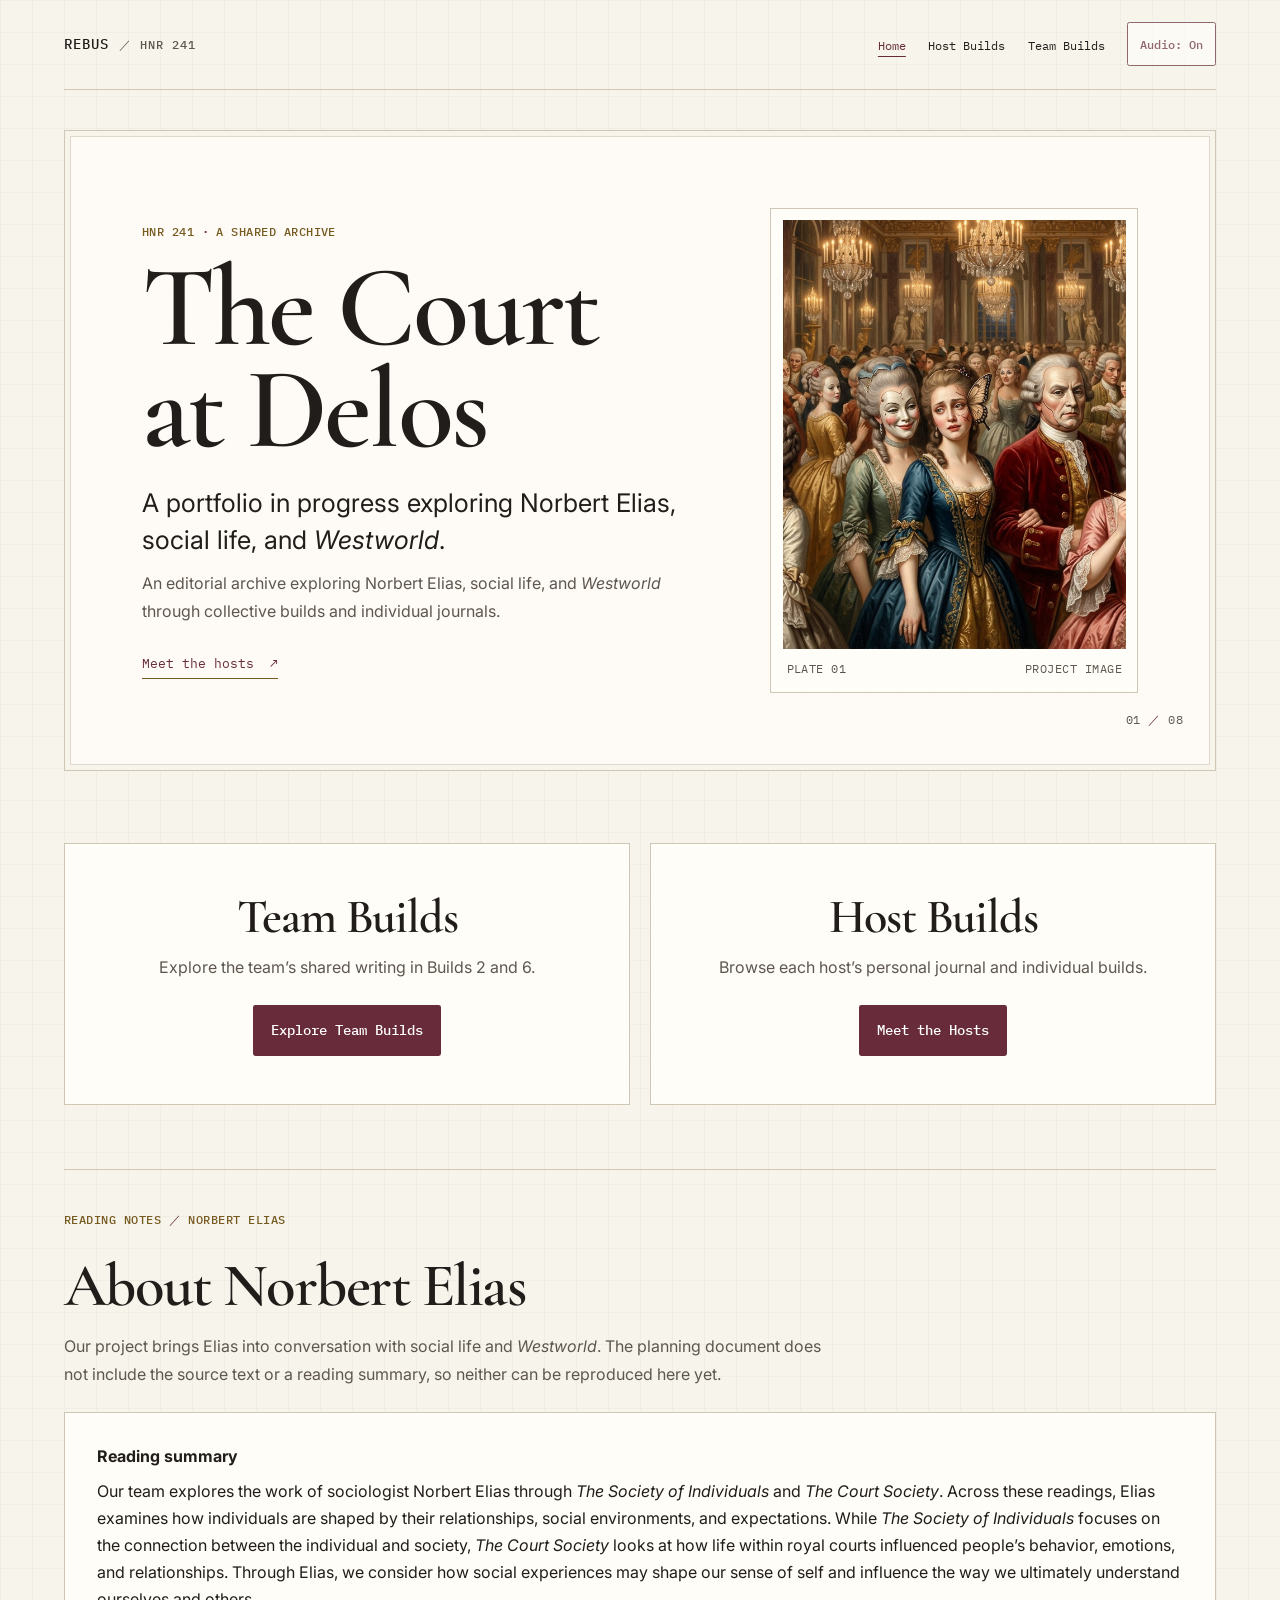
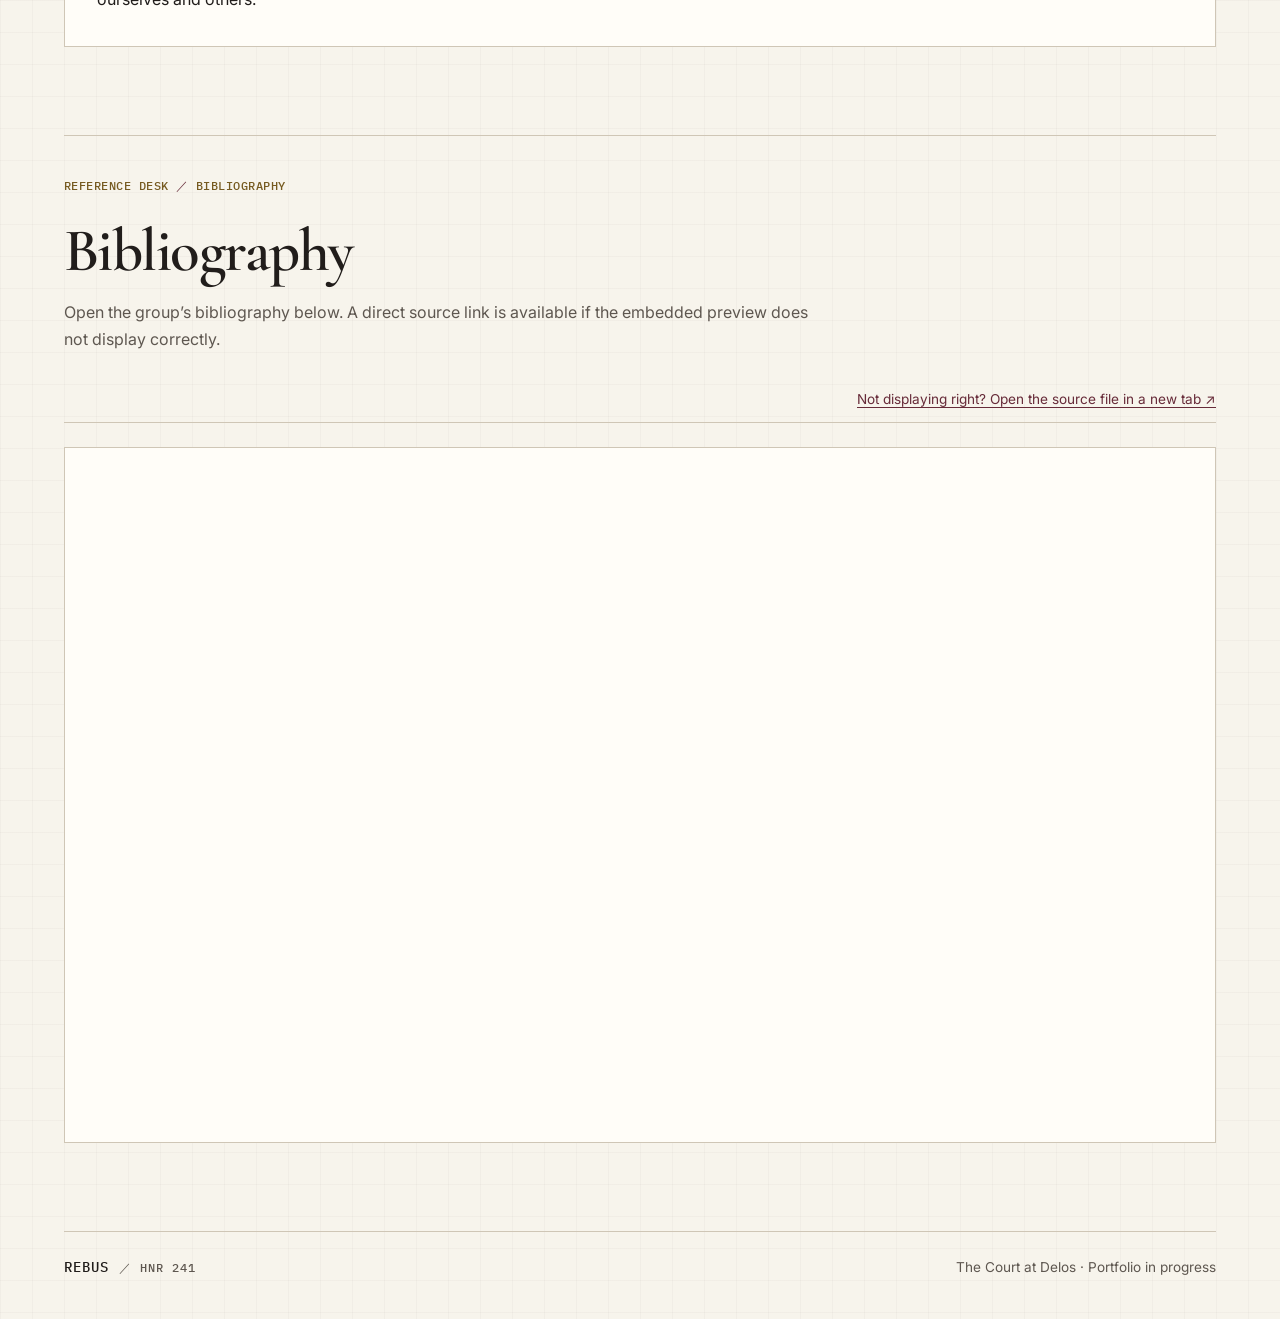
<file: index.html>
<!DOCTYPE html>
<html lang="en">
<head>
  <meta charset="utf-8">
  <meta name="viewport" content="width=device-width, initial-scale=1">
  <meta name="theme-color" content="#f7f4ec">
  <title>The Court at Delos — Rebus</title>
  <link rel="preconnect" href="https://fonts.googleapis.com">
  <link rel="preconnect" href="https://fonts.gstatic.com" crossorigin>
  <link href="https://fonts.googleapis.com/css2?family=Cormorant+Garamond:wght@500;600;700&family=IBM+Plex+Mono:wght@400;500&family=Inter:wght@400;500;600;700&display=swap" rel="stylesheet">
  <link rel="stylesheet" href="styles.css">
</head>
<body class="home-page">
  <a class="skip-link" href="#main">Skip to main content</a>

  <header class="site-header">
    <a class="wordmark" href="index.html" aria-label="Rebus, team homepage">REBUS <span>／ HNR 241</span></a>
    <nav aria-label="Main navigation">
      <ul>
        <li><a href="index.html" aria-current="page">Home</a></li>
        <li><a href="people.html">Host Builds</a></li>
        <li><a href="2026-fall-rebus/team-builds/">Team Builds</a></li>
        <li class="audio-control"><button class="audio-toggle" type="button" aria-pressed="false" disabled>Audio: Off</button></li>
      </ul>
    </nav>
  </header>

  <main id="main">
    <section class="hero frame" aria-labelledby="page-title">
      <div class="hero-copy">
        <p class="eyebrow">HNR 241 <span aria-hidden="true">·</span> A shared archive</p>
        <h1 id="page-title">The Court<br>at Delos</h1>
        <p class="hero-intro">A portfolio in progress exploring Norbert Elias, social life, and <em>Westworld</em>.</p>
        <p class="hero-note">An editorial archive exploring Norbert Elias, social life, and <em>Westworld</em> through collective builds and individual journals.</p>
        <a class="text-link" href="people.html">Meet the hosts <span aria-hidden="true">↗</span></a>
      </div>
      <figure class="hero-image">
        <img src="images/Firefly_Gemini_Flash__1_.png" alt="AI-generated image supplied for the Rebus project">
        <figcaption>PLATE 01 <span>PROJECT IMAGE</span></figcaption>
      </figure>
      <p class="hero-index" aria-hidden="true">01 <span>／</span> 08</p>
    </section>

    <section class="home-callouts" aria-label="Explore the portfolio">
      <article class="home-callout">
        <h2>Team Builds</h2>
        <p>Explore the team’s shared writing in Builds 2 and 6.</p>
        <a class="callout-button" href="2026-fall-rebus/team-builds/">Explore Team Builds</a>
      </article>
      <article class="home-callout">
        <h2>Host Builds</h2>
        <p>Browse each host’s personal journal and individual builds.</p>
        <a class="callout-button" href="people.html">Meet the Hosts</a>
      </article>
    </section>

    <section class="content-section" id="elias" aria-labelledby="elias-title">
      <div class="section-heading">
        <p class="eyebrow">Reading notes <span>／</span> Norbert Elias</p>
        <h2 id="elias-title">About Norbert Elias</h2>
      </div>
      <p class="section-intro">Our project brings Elias into conversation with social life and <em>Westworld</em>. The planning document does not include the source text or a reading summary, so neither can be reproduced here yet.</p>
      <div class="writing-display">
        <h3>Reading summary</h3>
        <p>Our team explores the work of sociologist Norbert Elias through <em>The Society of Individuals</em> and <em>The Court Society</em>. Across these readings, Elias examines how individuals are shaped by their relationships, social environments, and expectations. While <em>The Society of Individuals</em> focuses on the connection between the individual and society, <em>The Court Society</em> looks at how life within royal courts influenced people’s behavior, emotions, and relationships. Through Elias, we consider how social experiences may shape our sense of self and influence the way we ultimately understand ourselves and others.</p>
      </div>
    </section>

    <section class="content-section" id="bibliography" aria-labelledby="bibliography-title">
      <div class="section-heading">
        <p class="eyebrow">Reference Desk <span>／</span> Bibliography</p>
        <h2 id="bibliography-title">Bibliography</h2>
      </div>
      <p class="section-intro">Open the group’s bibliography below. A direct source link is available if the embedded preview does not display correctly.</p>
      <p class="source-fallback"><a href="https://docs.google.com/document/d/1vK5cpwHgk_A8xgkpwVxIyUcEvM1royPRc8N2f60D2aU/edit?usp=sharing" target="_blank" rel="noopener noreferrer">Not displaying right? Open the source file in a new tab ↗</a></p>
      <div class="writing-display"><iframe class="document-preview" src="https://docs.google.com/document/d/1vK5cpwHgk_A8xgkpwVxIyUcEvM1royPRc8N2f60D2aU/preview" title="Rebus group bibliography document preview" loading="lazy" referrerpolicy="no-referrer"></iframe></div>
    </section>
  </main>

  <footer class="site-footer">
    <a class="wordmark" href="index.html">REBUS <span>／ HNR 241</span></a>
    <p>The Court at Delos <span aria-hidden="true">·</span> Portfolio in progress</p>
  </footer>
  <script src="audio.js"></script>
</body>
</html>
</file>
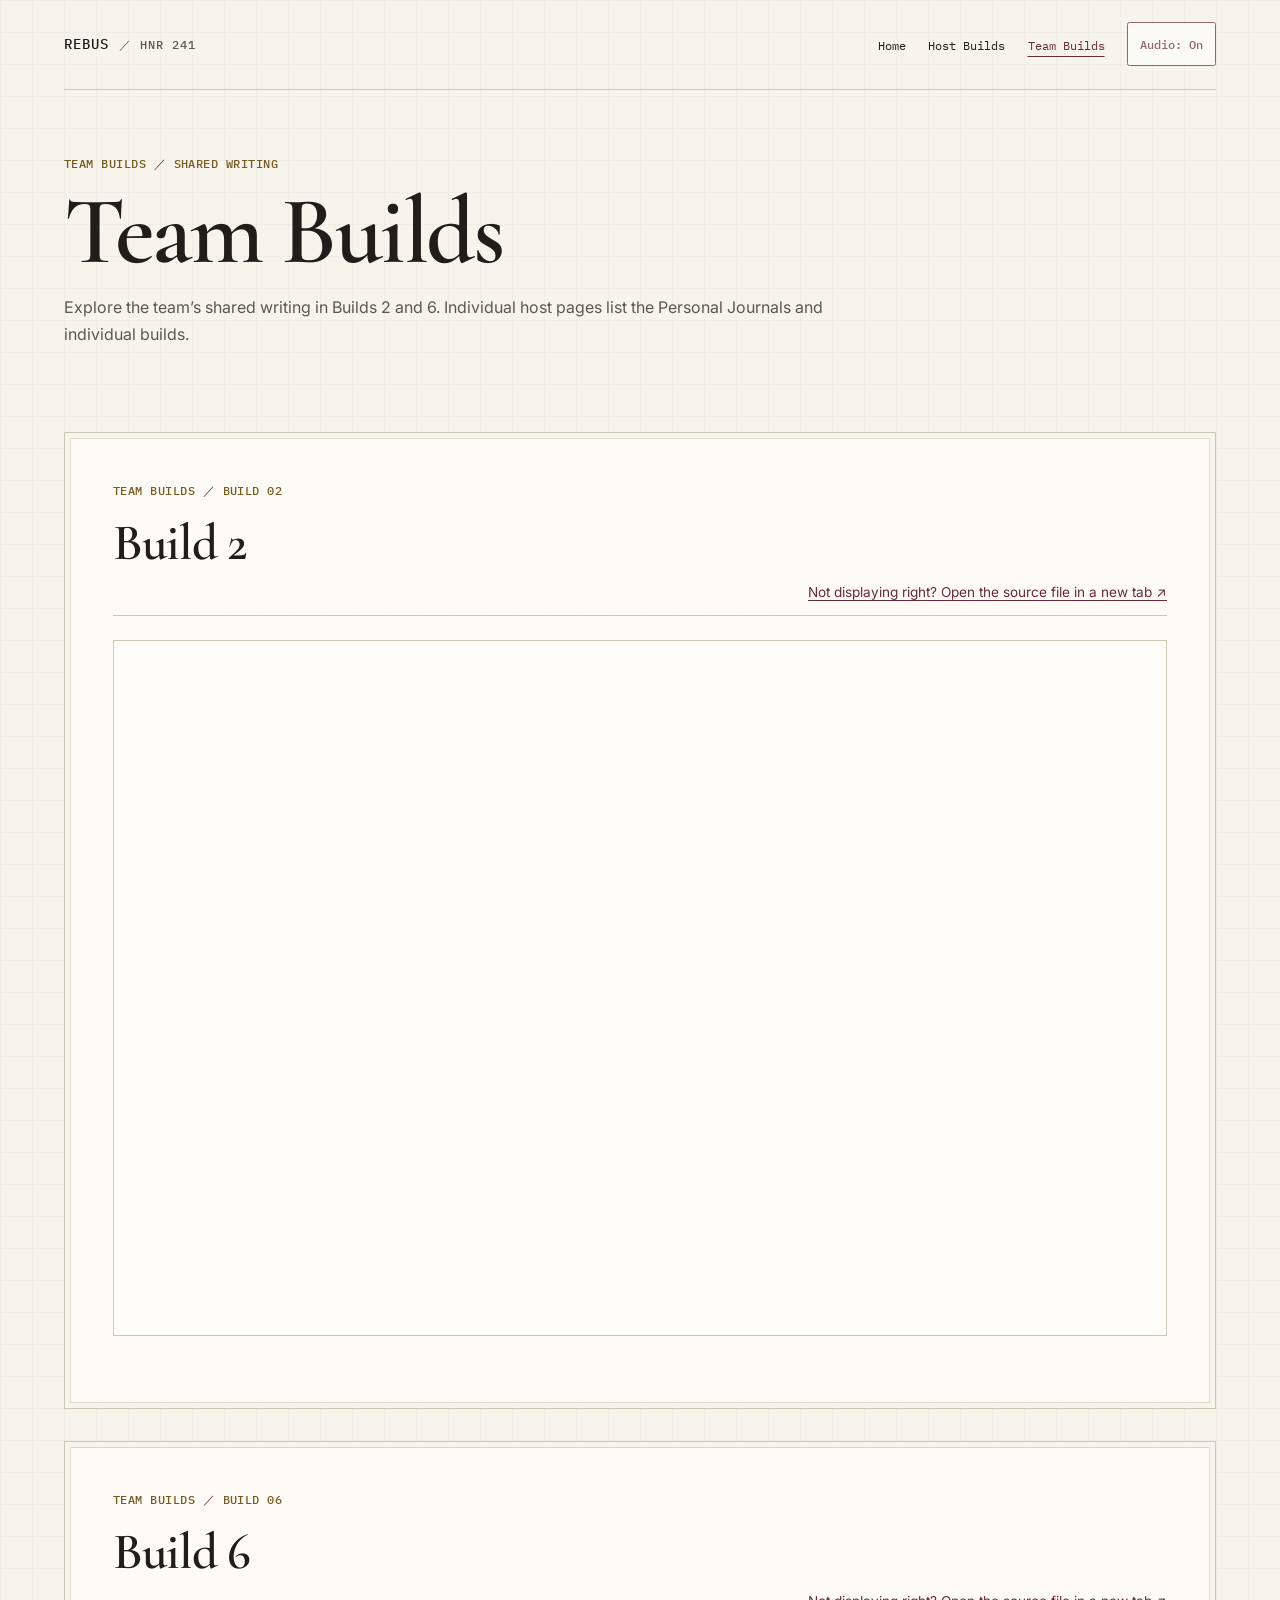
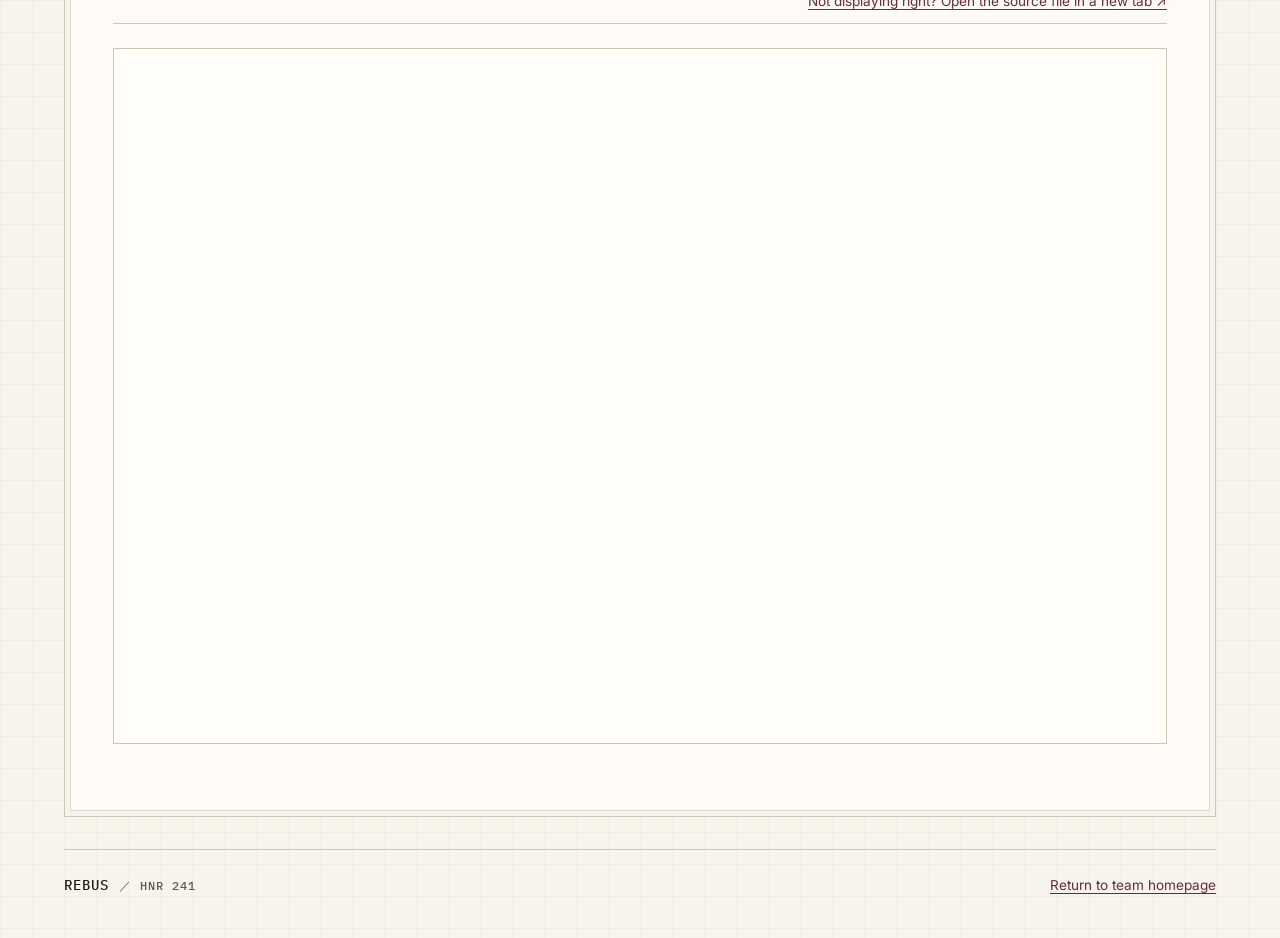
<file: 2026-fall-rebus/team-builds/index.html>
<!DOCTYPE html>
<html lang="en">
<head>
  <meta charset="utf-8">
  <meta name="viewport" content="width=device-width, initial-scale=1">
  <meta name="theme-color" content="#f7f4ec">
  <title>Team Builds — The Court at Delos</title>
  <link rel="preconnect" href="https://fonts.googleapis.com">
  <link rel="preconnect" href="https://fonts.gstatic.com" crossorigin>
  <link href="https://fonts.googleapis.com/css2?family=Cormorant+Garamond:wght@500;600;700&family=IBM+Plex+Mono:wght@400;500&family=Inter:wght@400;500;600;700&display=swap" rel="stylesheet">
  <link rel="stylesheet" href="../../styles.css">
</head>
<body class="team-builds-page">
  <a class="skip-link" href="#main">Skip to main content</a>
  <header class="site-header">
    <a class="wordmark" href="../../index.html" aria-label="Rebus, team homepage">REBUS <span>／ HNR 241</span></a>
    <nav aria-label="Main navigation"><ul>
      <li><a href="../../index.html">Home</a></li>
      <li><a href="../../people.html">Host Builds</a></li>
      <li><a href="./" aria-current="page">Team Builds</a></li>
      <li class="audio-control"><button class="audio-toggle" type="button" aria-pressed="false" disabled>Audio: Off</button></li>
    </ul></nav>
  </header>
  <main id="main">
    <section class="page-intro" aria-labelledby="page-title">
      <p class="eyebrow">Team Builds <span>／</span> Shared Writing</p>
      <h1 id="page-title">Team Builds</h1>
      <p class="section-intro">Explore the team’s shared writing in Builds 2 and 6. Individual host pages list the Personal Journals and individual builds.</p>
    </section>
    <section class="team-build-section frame" id="build-2" aria-labelledby="build-2-title">
      <p class="eyebrow">Team Builds <span>／</span> Build 02</p>
      <h2 id="build-2-title">Build 2</h2>
      <p class="source-fallback"><a href="https://docs.google.com/document/d/1t-P6PCkeosc1PW8I2I4gymhkDRlR8BA_VKoCBQngGgc/edit?usp=sharing" target="_blank" rel="noopener noreferrer">Not displaying right? Open the source file in a new tab ↗</a></p>
      <div class="writing-display"><iframe class="document-preview" src="https://docs.google.com/document/d/1t-P6PCkeosc1PW8I2I4gymhkDRlR8BA_VKoCBQngGgc/preview" title="Team Build 2 document preview" loading="lazy" referrerpolicy="no-referrer"></iframe></div>
    </section>
    <section class="team-build-section frame" id="build-6" aria-labelledby="build-6-title">
      <p class="eyebrow">Team Builds <span>／</span> Build 06</p>
      <h2 id="build-6-title">Build 6</h2>
      <p class="source-fallback"><a href="https://docs.google.com/document/d/1zv6CfFwvizlEiX6fyvKjPFUI2tPYCdxHkklpLu8zmCE/edit?usp=sharing" target="_blank" rel="noopener noreferrer">Not displaying right? Open the source file in a new tab ↗</a></p>
      <div class="writing-display"><iframe class="document-preview" src="https://docs.google.com/document/d/1zv6CfFwvizlEiX6fyvKjPFUI2tPYCdxHkklpLu8zmCE/preview" title="Team Build 6 document preview" loading="lazy" referrerpolicy="no-referrer"></iframe></div>
    </section>
  </main>
  <footer class="site-footer">
    <a class="wordmark" href="../../index.html">REBUS <span>／ HNR 241</span></a>
    <p><a href="../../index.html">Return to team homepage</a></p>
  </footer>
  <script src="../../audio.js"></script>
</body>
</html>
</file>
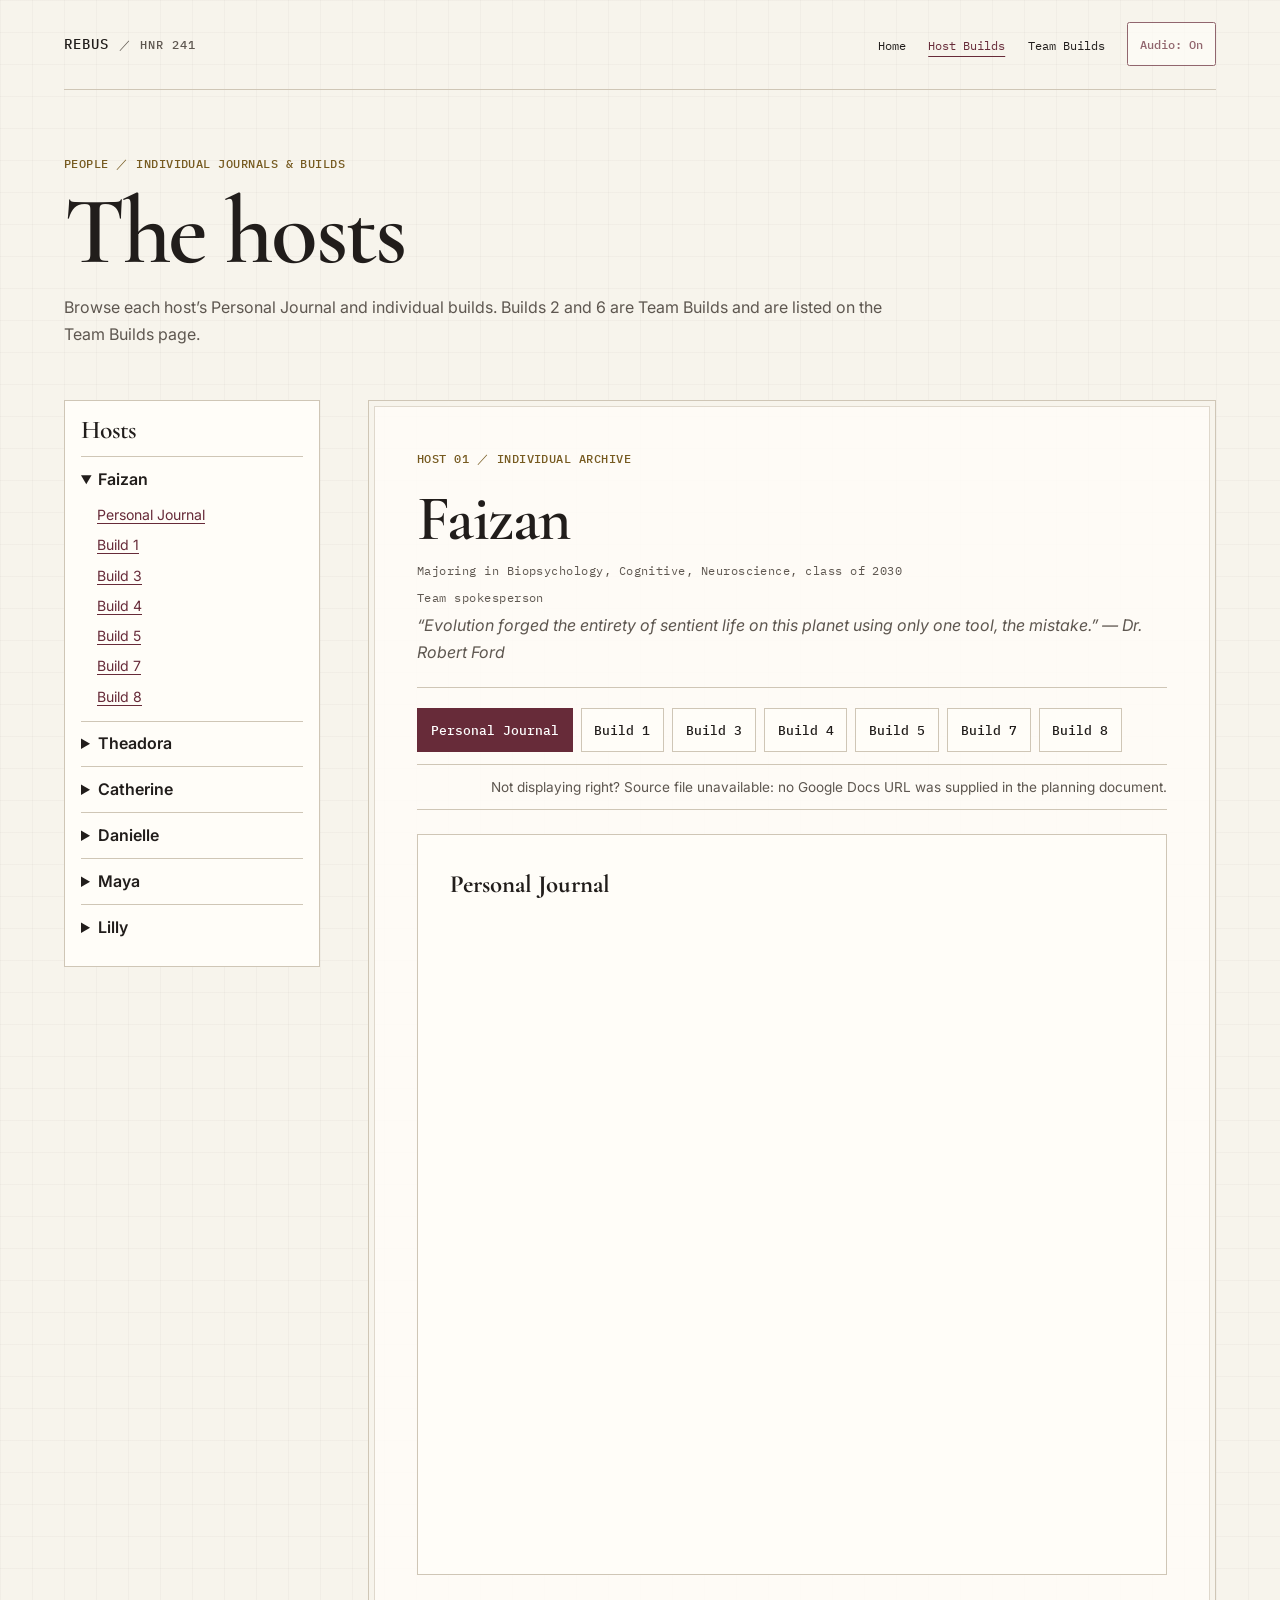
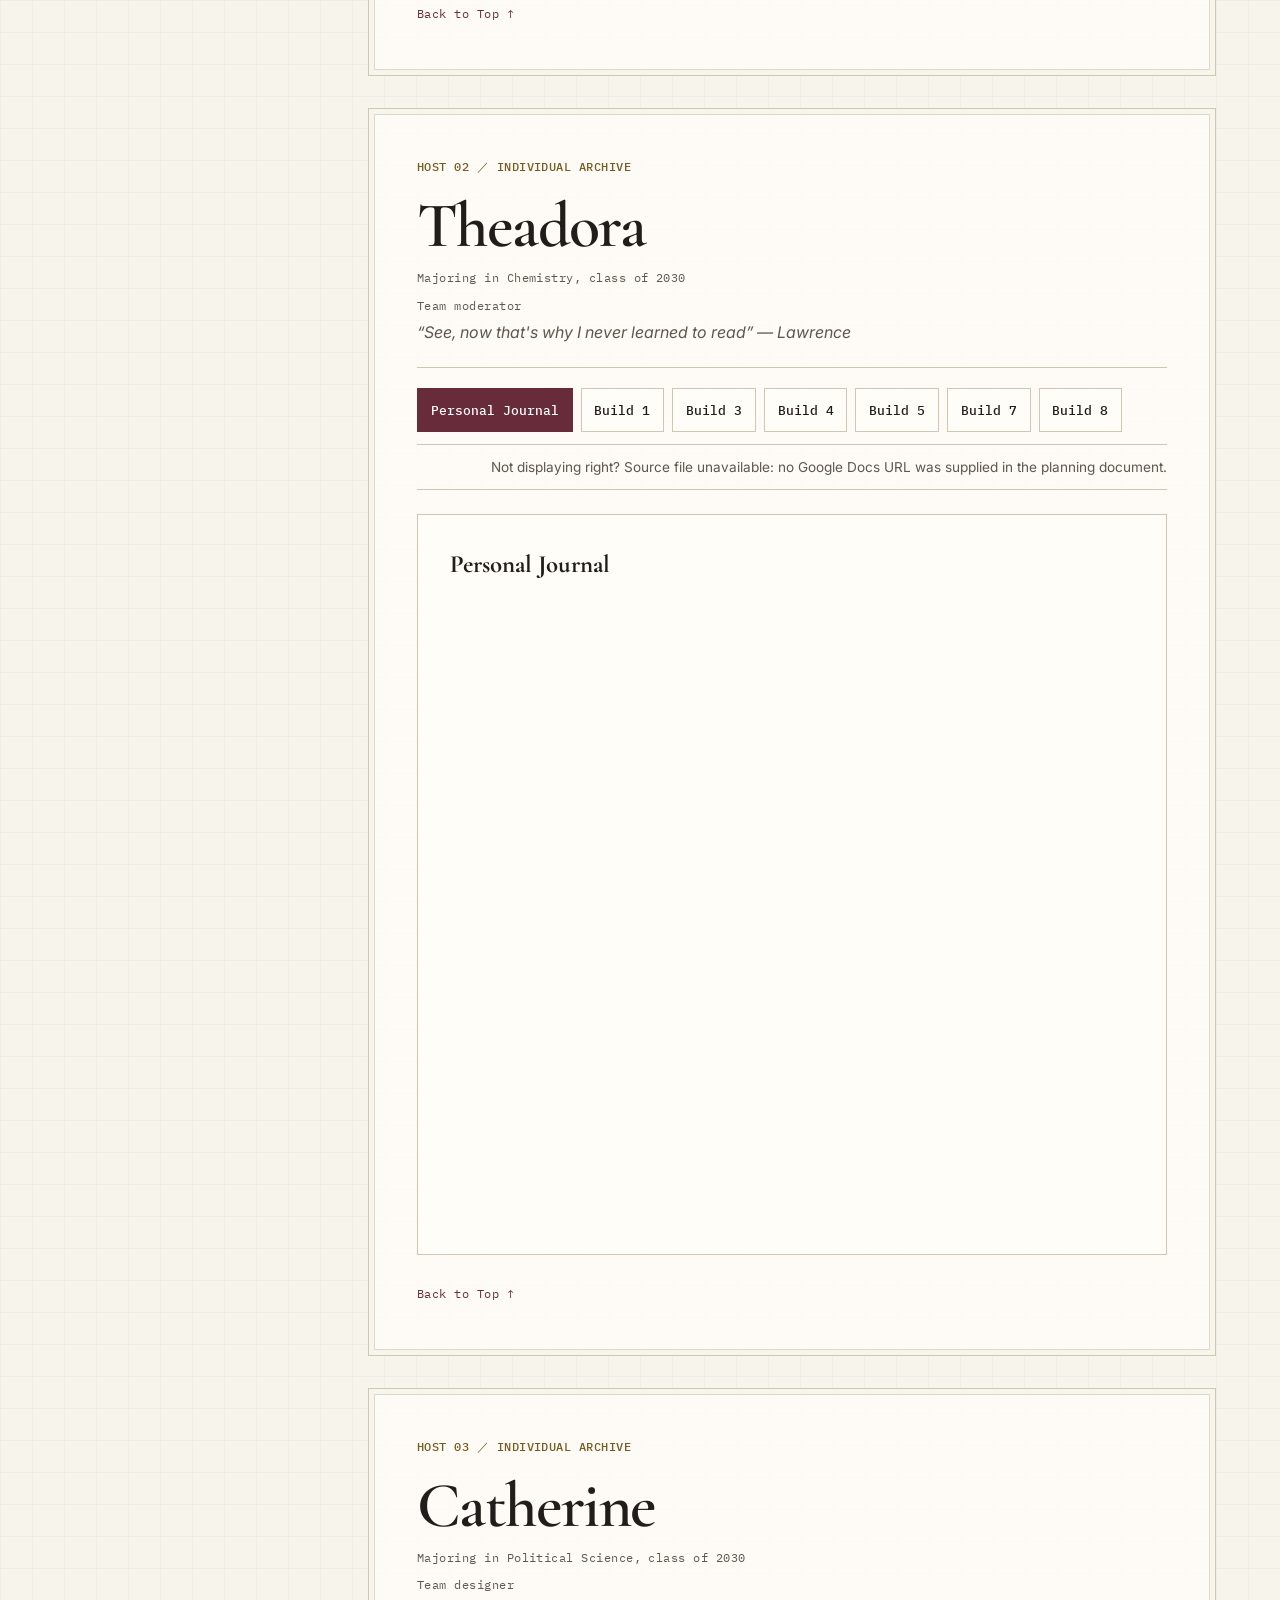
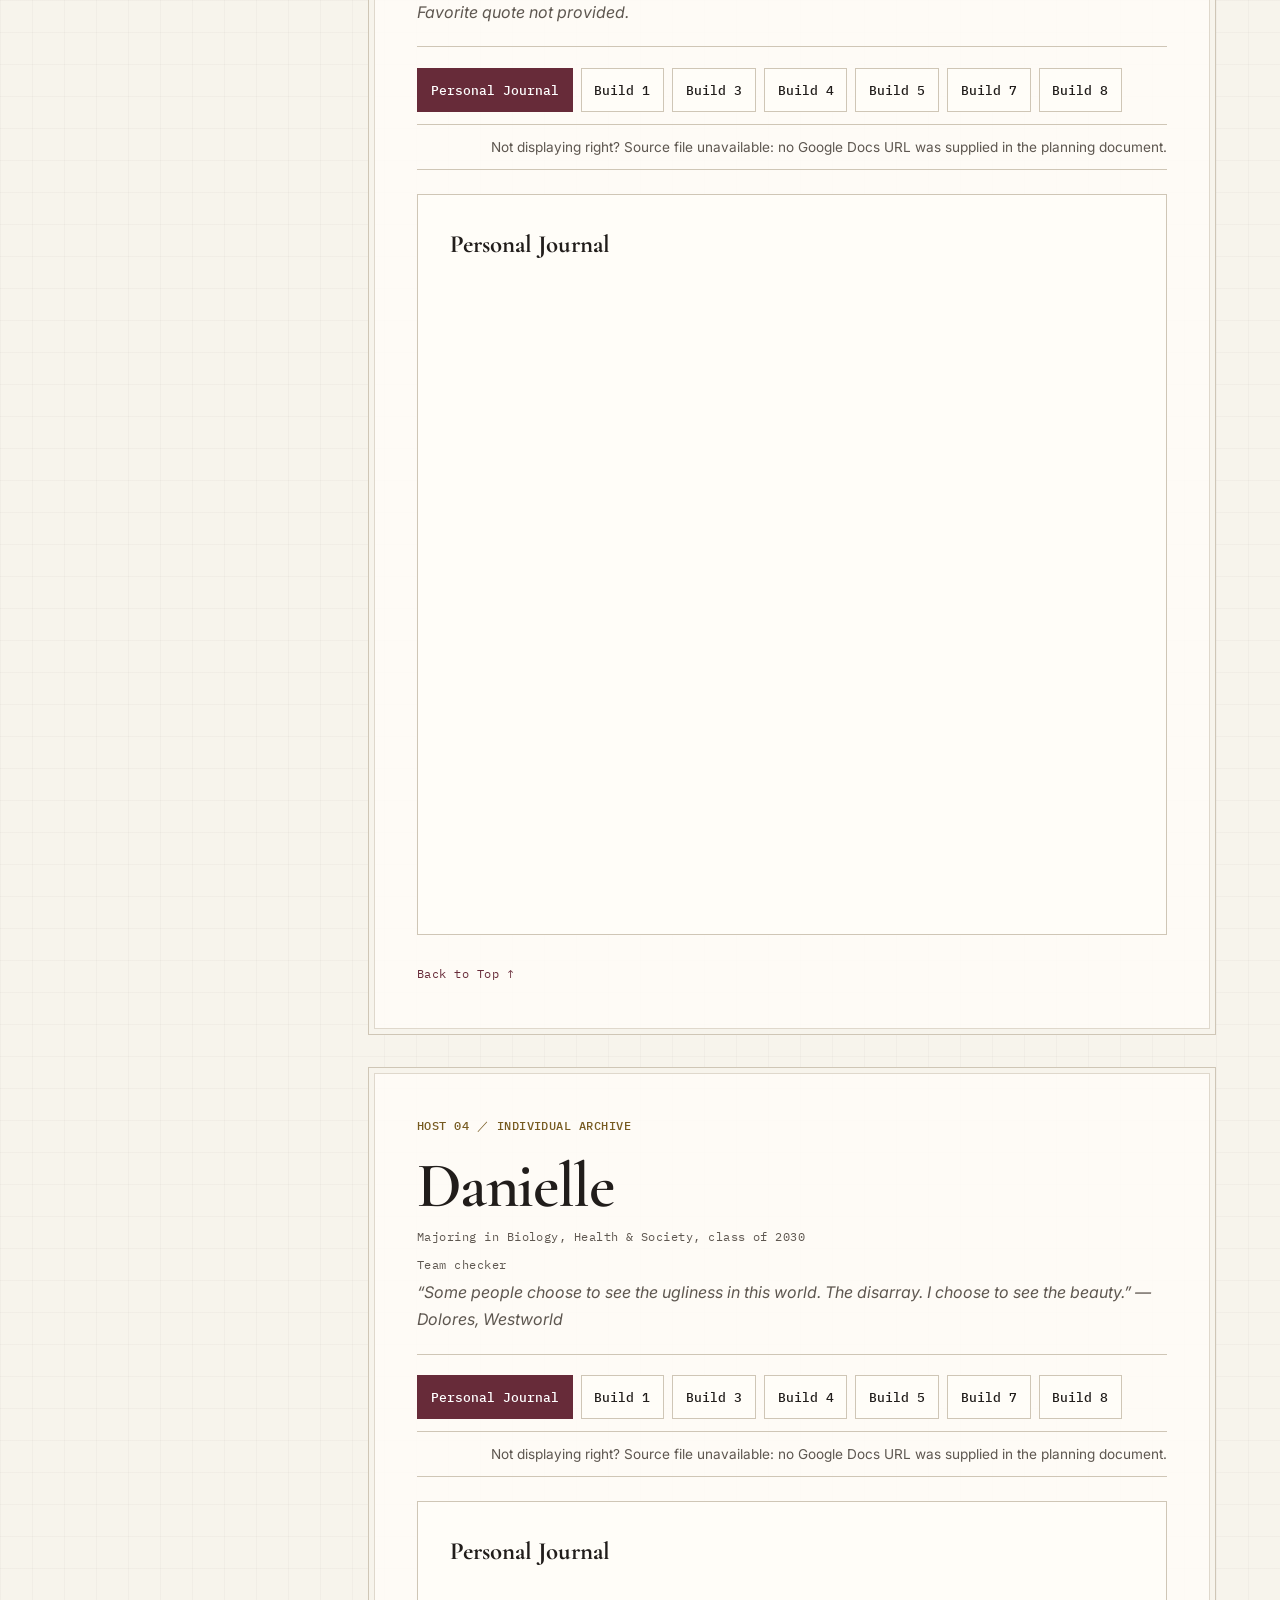
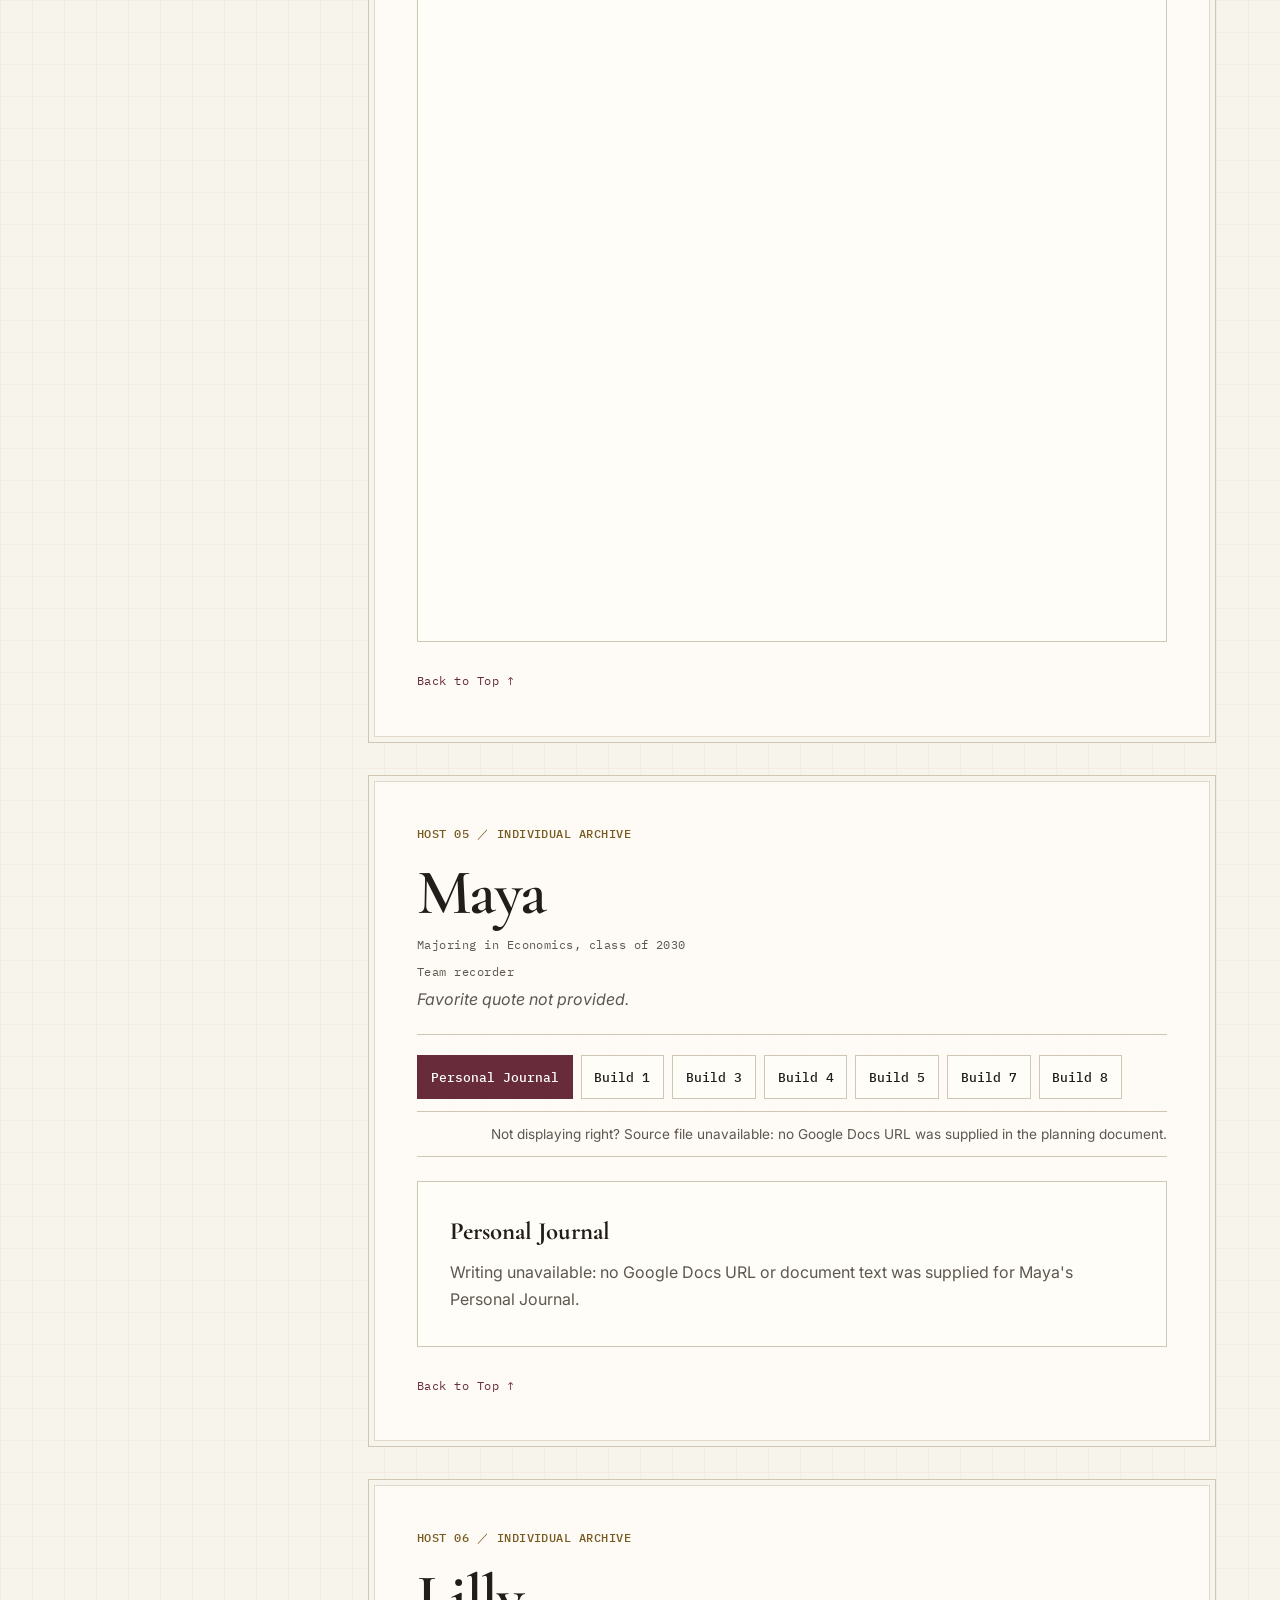
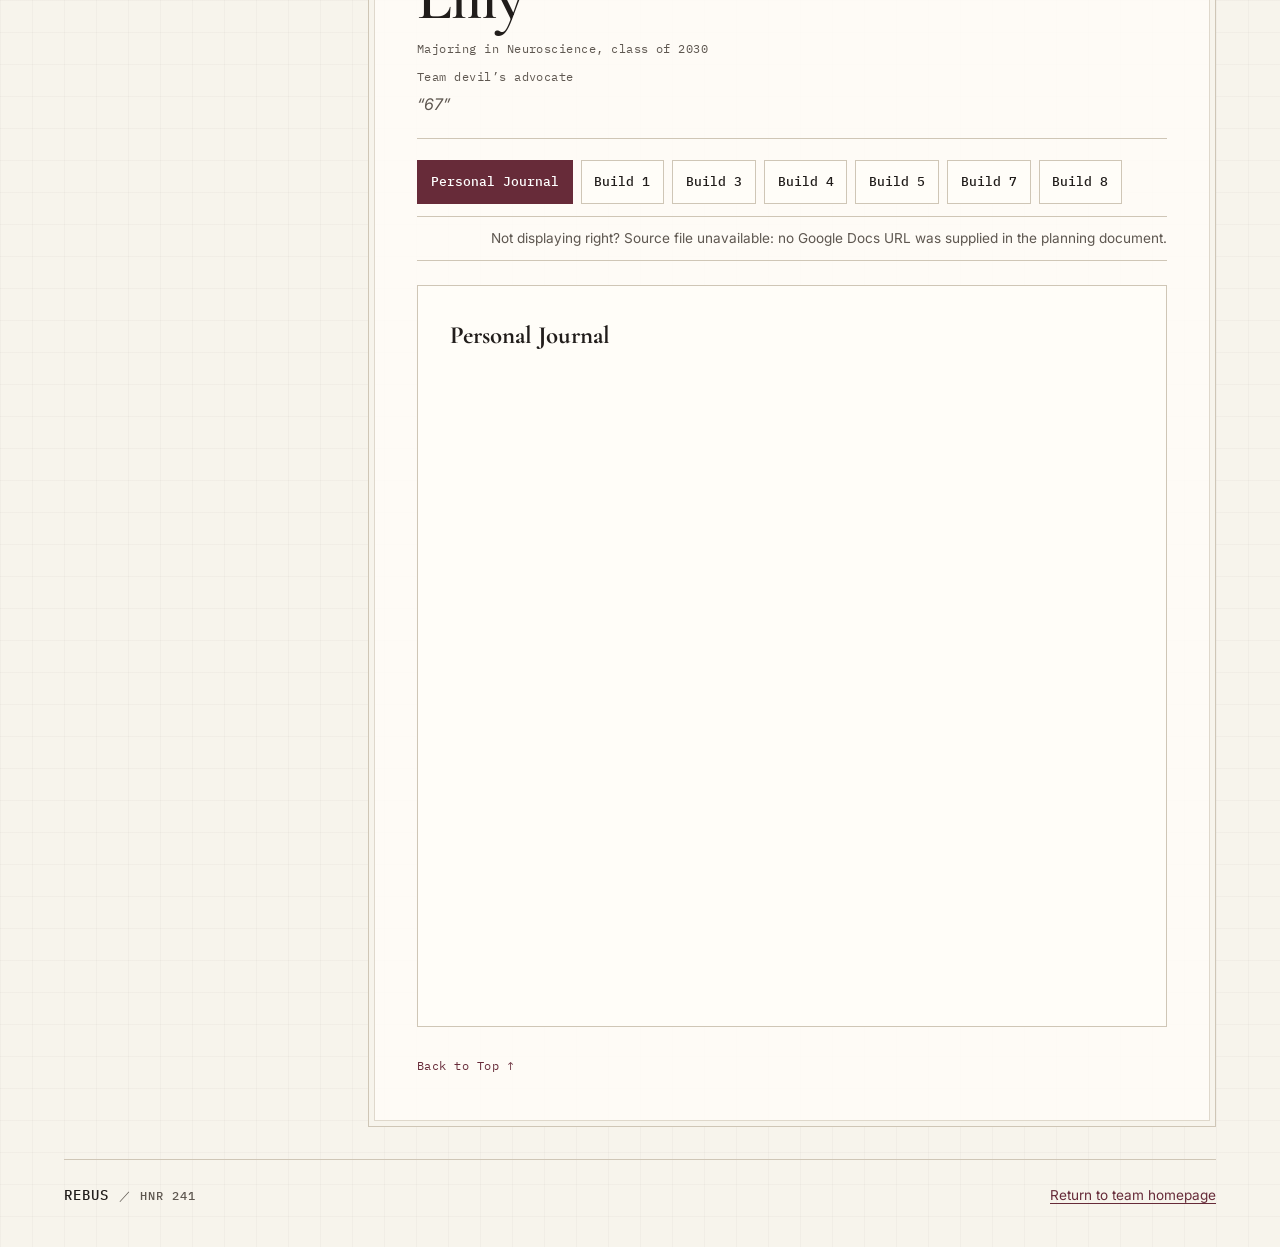
<file: people.html>
<!DOCTYPE html>
<html lang="en">
<head>
  <meta charset="utf-8">
  <meta name="viewport" content="width=device-width, initial-scale=1">
  <meta name="theme-color" content="#f7f4ec">
  <title>The Hosts — The Court at Delos</title>
  <link rel="preconnect" href="https://fonts.googleapis.com">
  <link rel="preconnect" href="https://fonts.gstatic.com" crossorigin>
  <link href="https://fonts.googleapis.com/css2?family=Cormorant+Garamond:wght@500;600;700&family=IBM+Plex+Mono:wght@400;500&family=Inter:wght@400;500;600;700&display=swap" rel="stylesheet">
  <link rel="stylesheet" href="styles.css">
</head>
<body>
  <a class="skip-link" href="#main">Skip to main content</a>

  <header class="site-header">
    <a class="wordmark" href="index.html" aria-label="Rebus, team homepage">REBUS <span>／ HNR 241</span></a>
    <nav aria-label="Main navigation">
      <ul>
        <li><a href="index.html">Home</a></li>
        <li><a href="people.html" aria-current="page">Host Builds</a></li>
        <li><a href="2026-fall-rebus/team-builds/">Team Builds</a></li>
        <li class="audio-control"><button class="audio-toggle" type="button" aria-pressed="false" disabled>Audio: Off</button></li>
      </ul>
    </nav>
  </header>

  <main id="main">
    <div id="people-app">
      <h1 id="page-title">The hosts</h1>
      <p>Host profiles and writing navigation require JavaScript. Please enable JavaScript to browse this archive.</p>
    </div>
  </main>

  <footer class="site-footer">
    <a class="wordmark" href="index.html">REBUS <span>／ HNR 241</span></a>
    <p><a href="index.html">Return to team homepage</a></p>
  </footer>
  <script src="people.js"></script>
  <script src="audio.js"></script>
</body>
</html>
</file>
<file: styles.css>
:root {
  color-scheme: light;
  --paper: #f7f4ec;
  --paper-light: #fffdf8;
  --ink: #211d1b;
  --muted: #5e5750;
  --rule: #cfc6b6;
  --gold: #765a20;
  --wine: #672b39;
  --serif: "Cormorant Garamond", Georgia, serif;
  --sans: Inter, system-ui, -apple-system, "Segoe UI", sans-serif;
  --mono: "IBM Plex Mono", "Courier New", monospace;
  --max-width: 72rem;
}

*,
*::before,
*::after {
  box-sizing: border-box;
}

html {
  scroll-padding-top: 1rem;
}

body {
  min-width: 20rem;
  margin: 0;
  color: var(--ink);
  background-color: var(--paper);
  background-image: linear-gradient(rgb(73 57 32 / 3%) 1px, transparent 1px), linear-gradient(90deg, rgb(73 57 32 / 3%) 1px, transparent 1px);
  background-size: 2rem 2rem;
  font-family: var(--sans);
  font-size: 1rem;
  line-height: 1.7;
}

.site-header,
main,
.site-footer {
  width: min(100% - 2.5rem, var(--max-width));
  margin-inline: auto;
}

.site-header {
  display: flex;
  flex-wrap: wrap;
  align-items: center;
  justify-content: space-between;
  gap: 1rem 2rem;
  padding: 1.4rem 0;
  border-bottom: 1px solid var(--rule);
}

.wordmark {
  color: var(--ink);
  font-family: var(--mono);
  font-size: 0.85rem;
  font-weight: 500;
  letter-spacing: 0.08em;
  text-decoration: none;
}

.wordmark span {
  color: var(--muted);
  font-size: 0.72rem;
}

nav ul {
  display: flex;
  flex-wrap: wrap;
  gap: 0.5rem 1.4rem;
  margin: 0;
  padding: 0;
  list-style: none;
}

.site-header nav a,
.member-index a {
  color: var(--ink);
  font-family: var(--mono);
  font-size: 0.78rem;
  text-decoration: none;
}

.site-header nav ul {
  align-items: center;
}

.audio-toggle {
  min-height: 2.75rem;
  padding: 0.55rem 0.75rem;
  border: 1px solid var(--wine);
  border-radius: 0.15rem;
  color: var(--wine);
  background: var(--paper-light);
  font: 500 0.76rem var(--mono);
  cursor: pointer;
}

.audio-toggle:hover:not(:disabled) {
  color: #fff;
  background: var(--wine);
}

.audio-toggle:focus-visible {
  outline: 3px solid var(--wine);
  outline-offset: 3px;
}

.audio-toggle:disabled {
  opacity: 0.7;
  cursor: not-allowed;
}

.audio-player-container {
  position: fixed;
  top: 0;
  left: -10000px;
  width: 200px;
  height: 200px;
  overflow: hidden;
}

.site-header nav a[aria-current="page"] {
  color: var(--wine);
  text-decoration: underline;
  text-decoration-thickness: 1px;
  text-underline-offset: 0.35rem;
}

a {
  color: var(--wine);
  text-underline-offset: 0.2em;
}

a:hover {
  color: #4e1f2b;
}

a:focus-visible {
  outline: 3px solid var(--wine);
  outline-offset: 4px;
  border-radius: 1px;
}

h1,
h2,
h3 {
  color: var(--ink);
}

h1,
h2 {
  font-family: var(--serif);
  font-weight: 600;
  letter-spacing: -0.025em;
}

h1 {
  margin: 0.2rem 0 1rem;
  font-size: clamp(3.8rem, 9vw, 7.5rem);
  line-height: 0.88;
}

h2 {
  margin: 0;
  font-size: clamp(2.2rem, 5vw, 3.8rem);
  line-height: 1.05;
}

h3 {
  margin: 0 0 0.65rem;
  font-size: 1rem;
  line-height: 1.4;
}

p {
  margin: 0 0 1rem;
}

.skip-link {
  position: absolute;
  z-index: 10;
  top: 0.75rem;
  left: 0.75rem;
  padding: 0.65rem 0.9rem;
  transform: translateY(-200%);
  color: white;
  background: var(--wine);
}

.skip-link:focus {
  transform: translateY(0);
}

.hero {
  position: relative;
  display: grid;
  grid-template-columns: minmax(0, 1.2fr) minmax(16rem, 0.8fr);
  align-items: center;
  gap: clamp(2rem, 6vw, 5rem);
  min-height: 34rem;
  margin: 2.5rem 0 4.5rem;
  padding: clamp(2rem, 6vw, 5rem);
}

.frame {
  border: 1px solid var(--rule);
  background: rgb(255 253 248 / 84%);
  box-shadow: inset 0 0 0 5px var(--paper), inset 0 0 0 6px rgb(207 198 182 / 65%);
}

.eyebrow,
.hero-image figcaption,
.hero-index,
.build-number,
.status,
.member-meta,
.back-link {
  font-family: var(--mono);
  font-size: 0.73rem;
  letter-spacing: 0.04em;
}

.eyebrow {
  margin: 0 0 1rem;
  color: var(--gold);
  font-weight: 500;
  text-transform: uppercase;
}

.eyebrow span {
  color: var(--wine);
}

.hero-intro {
  max-width: 35rem;
  margin: 1.5rem 0 0.75rem;
  font-size: clamp(1.2rem, 2.2vw, 1.6rem);
  line-height: 1.45;
}

.hero-note {
  max-width: 34rem;
  margin-bottom: 1.5rem;
  color: var(--muted);
}

.text-link {
  display: inline-block;
  padding-bottom: 0.2rem;
  border-bottom: 1px solid var(--gold);
  color: var(--wine);
  font-family: var(--mono);
  font-size: 0.82rem;
  text-decoration: none;
}

.text-link span {
  margin-left: 0.5rem;
}

.hero-image {
  position: relative;
  margin: 0;
  padding: 0.7rem;
  border: 1px solid var(--rule);
  background: var(--paper-light);
}

.hero-image img {
  display: block;
  width: 100%;
  aspect-ratio: 4 / 5;
  object-fit: cover;
}

.hero-image figcaption {
  display: flex;
  justify-content: space-between;
  gap: 1rem;
  padding: 0.65rem 0.25rem 0.1rem;
  color: var(--muted);
}

.hero-index {
  position: absolute;
  right: 2rem;
  bottom: 1.5rem;
  color: var(--muted);
}

.hero-index span {
  color: var(--wine);
}

.content-section {
  padding: 2.5rem 0 4rem;
  border-top: 1px solid var(--rule);
  scroll-margin-top: 1rem;
}

.home-callouts {
  display: grid;
  grid-template-columns: repeat(2, minmax(0, 1fr));
  gap: 1.25rem;
  margin: 0 0 4rem;
}

.home-callout {
  display: flex;
  min-height: 15rem;
  flex-direction: column;
  align-items: center;
  justify-content: center;
  padding: clamp(1.5rem, 4vw, 3rem);
  border: 1px solid var(--rule);
  background: var(--paper-light);
  text-align: center;
}

.home-callout h2 {
  margin-bottom: 0.7rem;
  font-size: clamp(2rem, 4vw, 3rem);
}

.home-callout p {
  max-width: 28rem;
  color: var(--muted);
}

.callout-button {
  display: inline-block;
  margin-top: 0.5rem;
  padding: 0.75rem 1rem;
  border: 2px solid var(--wine);
  border-radius: 0.15rem;
  color: #fff;
  background: var(--wine);
  font-family: var(--mono);
  font-size: 0.85rem;
  font-weight: 500;
  text-decoration: none;
}

.callout-button:hover {
  color: #fff;
  background: #4e1f2b;
}

.callout-button:focus-visible {
  outline: 3px solid var(--ink);
  outline-offset: 4px;
}

.section-heading {
  display: flex;
  flex-direction: column;
  align-items: flex-start;
  gap: 0.5rem;
}

.section-intro {
  max-width: 48rem;
  margin: 1rem 0 1.5rem;
  color: var(--muted);
}

.build-grid {
  display: grid;
  grid-template-columns: repeat(4, minmax(0, 1fr));
  gap: 0.8rem;
  margin: 1.5rem 0 0;
  padding: 0;
  list-style: none;
}

.build-grid li {
  display: grid;
  grid-template-columns: auto 1fr;
  align-items: baseline;
  gap: 0.15rem 0.7rem;
  min-height: 6rem;
  padding: 1rem;
  border: 1px solid var(--rule);
  background: var(--paper-light);
}

.build-number {
  grid-row: span 2;
  color: var(--gold);
  font-size: 1rem;
}

.build-grid li > span:nth-child(2) {
  font-family: var(--serif);
  font-size: 1.3rem;
  font-weight: 600;
}

.status {
  color: var(--muted);
  font-size: 0.65rem;
}

.archive-panel {
  display: grid;
  grid-template-columns: 1fr 1fr;
  align-items: center;
  gap: 0.5rem 2rem;
  margin: 0 0 4rem;
  padding: clamp(1.5rem, 4vw, 3rem);
}

.archive-panel .eyebrow,
.archive-panel h2 {
  grid-column: 1 / -1;
}

.archive-panel h2 {
  margin-bottom: 0.5rem;
}

.archive-panel > p {
  max-width: 38rem;
  margin: 0;
  color: var(--muted);
}

.archive-panel .text-link {
  justify-self: start;
}

.page-intro {
  padding: 4rem 0 2rem;
}

.page-intro h1 {
  font-size: clamp(3.5rem, 8vw, 6rem);
}

.page-intro .section-intro {
  max-width: 52rem;
  margin: 1.25rem 0;
}

.member-index {
  display: flex;
  flex-wrap: wrap;
  gap: 0.7rem 1.3rem;
  padding: 1rem 0;
  border-top: 1px solid var(--rule);
  border-bottom: 1px solid var(--rule);
}

.member-index a {
  color: var(--wine);
  text-decoration: underline;
  text-decoration-color: var(--rule);
  text-underline-offset: 0.3rem;
}

.member-section {
  margin: 2rem 0;
  padding: clamp(1.5rem, 4vw, 3rem);
  scroll-margin-top: 0;
}

.member-heading {
  padding-bottom: 1.25rem;
  border-bottom: 1px solid var(--rule);
}

.member-heading h2 {
  font-size: clamp(2.5rem, 5vw, 4rem);
}

.member-meta {
  margin: 0.5rem 0 0;
  color: var(--muted);
}

.member-quote {
  margin: 0.25rem 0 0;
  color: var(--muted);
}

.source-fallback {
  margin: 0;
  padding: 0.65rem 0;
  border-bottom: 1px solid var(--rule);
  color: var(--muted);
  font-size: 0.85rem;
  text-align: right;
}

.member-columns {
  display: grid;
  grid-template-columns: repeat(auto-fit, minmax(min(100%, 17rem), 1fr));
  gap: 1rem;
  padding: 1.5rem 0;
}

.member-subsection {
  min-height: 8rem;
  padding: 1.2rem;
  border: 1px solid var(--rule);
  background: var(--paper);
}

.member-subsection h3 {
  font-family: var(--serif);
  font-size: 1.45rem;
  font-weight: 700;
}

.placeholder {
  margin: 0;
  color: var(--muted);
}

.back-link {
  color: var(--wine);
  text-decoration: none;
}

.site-footer {
  display: flex;
  flex-wrap: wrap;
  align-items: center;
  justify-content: space-between;
  gap: 1rem;
  padding: 1.5rem 0 2.5rem;
  border-top: 1px solid var(--rule);
  color: var(--muted);
  font-size: 0.85rem;
}

.site-footer p {
  margin: 0;
}

.site-footer a:not(.wordmark) {
  color: var(--wine);
}

img,
video {
  max-width: 100%;
  height: auto;
}

@media (max-width: 48rem) {
  .home-callouts {
    grid-template-columns: 1fr;
  }

  .hero {
    grid-template-columns: 1fr;
    min-height: 0;
  }

  .hero-image {
    max-width: 28rem;
  }

  .hero-index {
    position: static;
    grid-column: 1;
    justify-self: end;
    margin: -1rem 0 0;
  }

  .build-grid {
    grid-template-columns: repeat(2, minmax(0, 1fr));
  }

  .archive-panel {
    grid-template-columns: 1fr;
  }

  .archive-panel .eyebrow,
  .archive-panel h2 {
    grid-column: auto;
  }
}

@media (max-width: 34rem) {
  .site-header {
    align-items: flex-start;
    flex-direction: column;
  }

  .site-header nav ul {
    gap: 0.5rem 1rem;
  }

  .site-header nav a {
    font-size: 0.72rem;
  }

  .build-grid {
    grid-template-columns: 1fr;
  }
}

.writing-display {
  width: 100%;
  min-height: 9rem;
  margin: 1.5rem 0;
  padding: clamp(1.2rem, 3vw, 2rem);
  border: 1px solid var(--rule);
  background: var(--paper-light);
}

.writing-display p:last-child {
  margin-bottom: 0;
}

.document-preview {
  display: block;
  width: 100%;
  min-height: 30rem;
  height: 70vh;
  border: 0;
  background: var(--paper-light);
}

.people-layout {
  display: grid;
  grid-template-columns: minmax(13rem, 16rem) minmax(0, 1fr);
  align-items: start;
  gap: clamp(1.5rem, 4vw, 3rem);
}

.people-sidebar {
  position: sticky;
  top: 1rem;
  max-height: calc(100vh - 2rem);
  overflow-y: auto;
  padding: 1rem;
  border: 1px solid var(--rule);
  background: var(--paper-light);
}

.sidebar-title {
  margin: 0 0 0.75rem;
  font-family: var(--serif);
  font-size: 1.6rem;
}

.host-side-list,
.host-subnav {
  display: block;
  margin: 0;
  padding: 0;
  list-style: none;
  text-align: left;
}

.host-side-item {
  padding: 0.55rem 0;
  border-top: 1px solid var(--rule);
}

.host-side-item summary {
  cursor: pointer;
  color: var(--ink);
  font-weight: 600;
}

.host-subnav {
  padding: 0.4rem 0 0 1rem;
}

.host-subnav a {
  display: inline-block;
  padding: 0.2rem 0;
  font-size: 0.88rem;
}

.host-content {
  min-width: 0;
}

.host-content .member-section:first-child {
  margin-top: 0;
}

.writing-tabs {
  display: flex;
  flex-wrap: wrap;
  gap: 0.5rem;
  margin-top: 1.3rem;
  padding-bottom: 0.75rem;
  border-bottom: 1px solid var(--rule);
}

.writing-tab {
  min-height: 2.75rem;
  padding: 0.55rem 0.8rem;
  border: 1px solid var(--rule);
  color: var(--ink);
  background: var(--paper-light);
  font: 500 0.8rem var(--mono);
  cursor: pointer;
}

.writing-tab[aria-selected="true"] {
  border-color: var(--wine);
  color: #fff;
  background: var(--wine);
}

.writing-tab:focus-visible,
.people-sidebar summary:focus-visible {
  outline: 3px solid var(--wine);
  outline-offset: 3px;
}

.writing-panel h3 {
  font-family: var(--serif);
  font-size: 1.55rem;
}

.team-build-section {
  margin: 2rem 0;
  padding: clamp(1.5rem, 4vw, 3rem);
  scroll-margin-top: 1rem;
}

.team-build-section h2 {
  font-size: clamp(2rem, 4vw, 3.4rem);
}

@media (max-width: 48rem) {
  .people-layout {
    grid-template-columns: 1fr;
  }

  .people-sidebar {
    position: static;
    max-height: none;
  }
}

@media (prefers-reduced-motion: no-preference) {
  html {
    scroll-behavior: smooth;
  }
}
</file>
